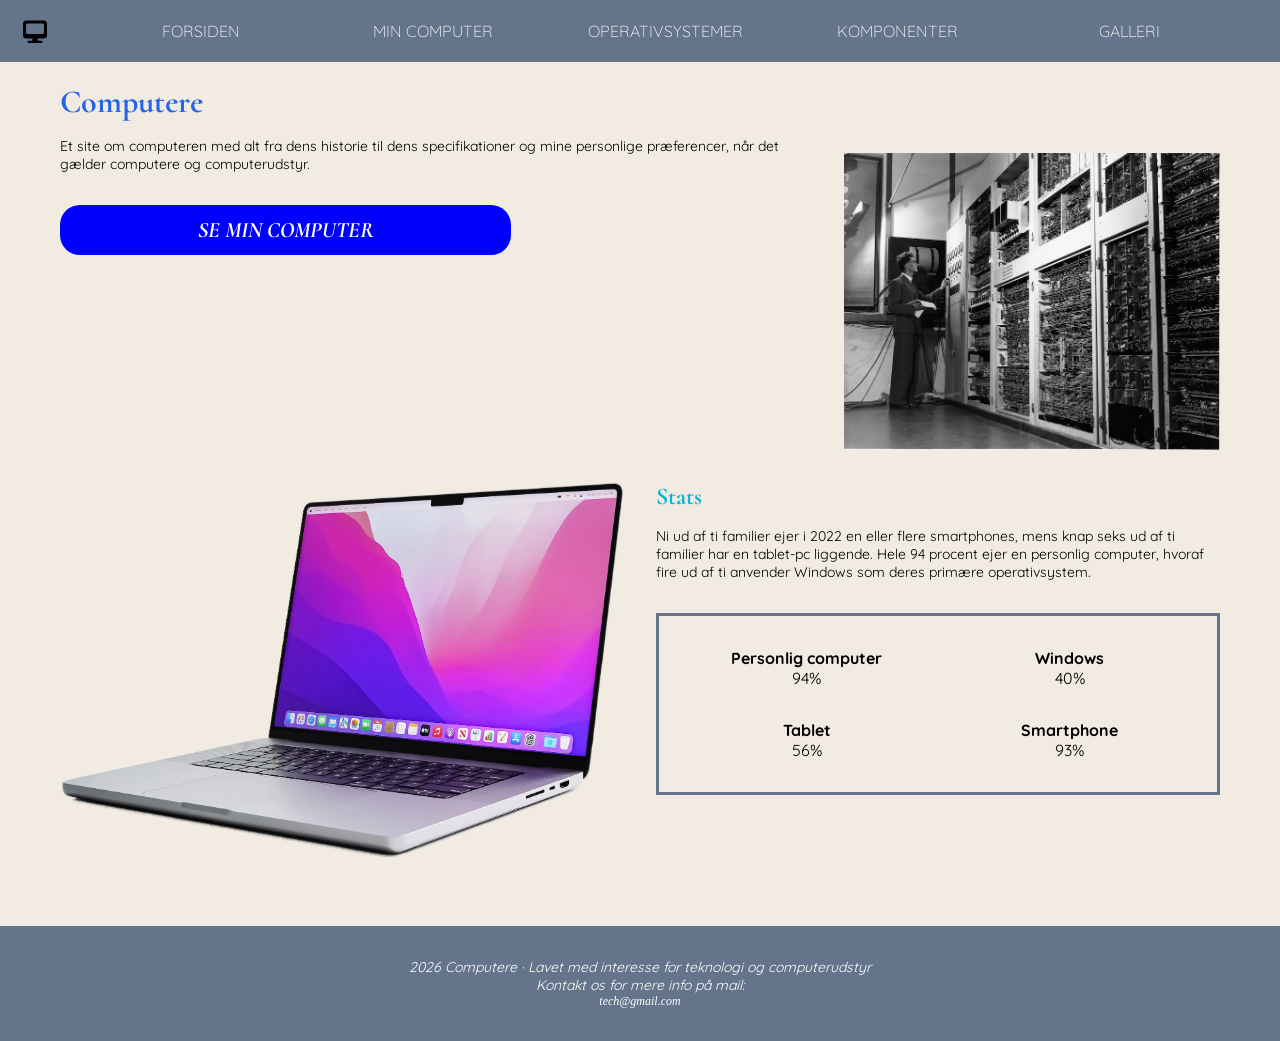
<file: index.html>
<!doctype html>
<html lang="da">
  <head>
    <meta charset="UTF-8" />
    <meta name="viewport" content="width=device-width, initial-scale=1.0" />
    <title>Forside</title>

    <link rel="stylesheet" href="css/style.css" />
    <link rel="stylesheet" href="css/layout.css" />
    <meta name="robots" content="noindex" />

    <!--font overskrifter-->
    <link rel="preconnect" href="https://fonts.googleapis.com" />
    <link rel="preconnect" href="https://fonts.gstatic.com" crossorigin />
    <link href="https://fonts.googleapis.com/css2?family=Cormorant:ital,wght@0,300..700;1,300..700&display=swap" rel="stylesheet" />
    <!--Font brødtekst-->
    <link rel="preconnect" href="https://fonts.googleapis.com" />
    <link rel="preconnect" href="https://fonts.gstatic.com" crossorigin />
    <link href="https://fonts.googleapis.com/css2?family=Cormorant:ital,wght@0,300..700;1,300..700&family=Quicksand:wght@300..700&display=swap" rel="stylesheet" />
  </head>

  <body>
    <header>
      <img class="logo" src="imgs/desktop-solid-full.svg" alt="logo" />

      <nav>
        <!-- Indsæt logo
        <img class="logo" src="" alt="">-->
        <ul>
          <li><a href="index.html">Forsiden</a></li>
          <li><a href="min_computer.html">Min computer</a></li>
          <li><a href="operativsystemer.html">Operativsystemer</a></li>
          <li><a href="komponenter.html">Komponenter</a></li>
          <li><a href="galleri.html">Galleri</a></li>
        </ul>
      </nav>
    </header>

    <main>
      <h1>Computere</h1>
      <section class="grid_2-1">
        <div>
          <p>Et site om computeren med alt fra dens historie til dens specifikationer og mine personlige præferencer, når det gælder computere og computerudstyr.</p>

          <!--call to action knap-->
          <a href="min_computer.html" class="calltoaction">Se min computer</a>
        </div>
        <div><img src="imgs/computer-old.webp" alt="computer-cutout" /></div>
      </section>

      <section class="grid_1-1">
        <div>
          <h2>Stats</h2>
          <p>
            Ni ud af ti familier ejer i 2022 en eller flere smartphones, mens knap seks ud af ti familier har en tablet-pc liggende. Hele 94 procent ejer en personlig computer, hvoraf fire ud af ti anvender Windows som deres primære operativsystem.
          </p>
          <dl class="grid_1-1">
            <div>
              <dt>Personlig computer</dt>
              <dd>94%</dd>
            </div>
            <div>
              <dt>Windows</dt>
              <dd>40%</dd>
            </div>
            <div>
              <dt>Tablet</dt>
              <dd>56%</dd>
            </div>
            <div>
              <dt>Smartphone</dt>
              <dd>93%</dd>
            </div>
          </dl>
        </div>

        <div class="order1">
          <img src="imgs/computer-cutout.webp" alt="gammel computer" />
        </div>
      </section>
    </main>

    <footer>
      <p>2026 Computere · Lavet med interesse for teknologi og computerudstyr</p>
      <p>Kontakt os for mere info på mail:</p>
      <a href="mailto:tech@gmail.com">tech@gmail.com</a>
    </footer>
  </body>
</html>
</file>
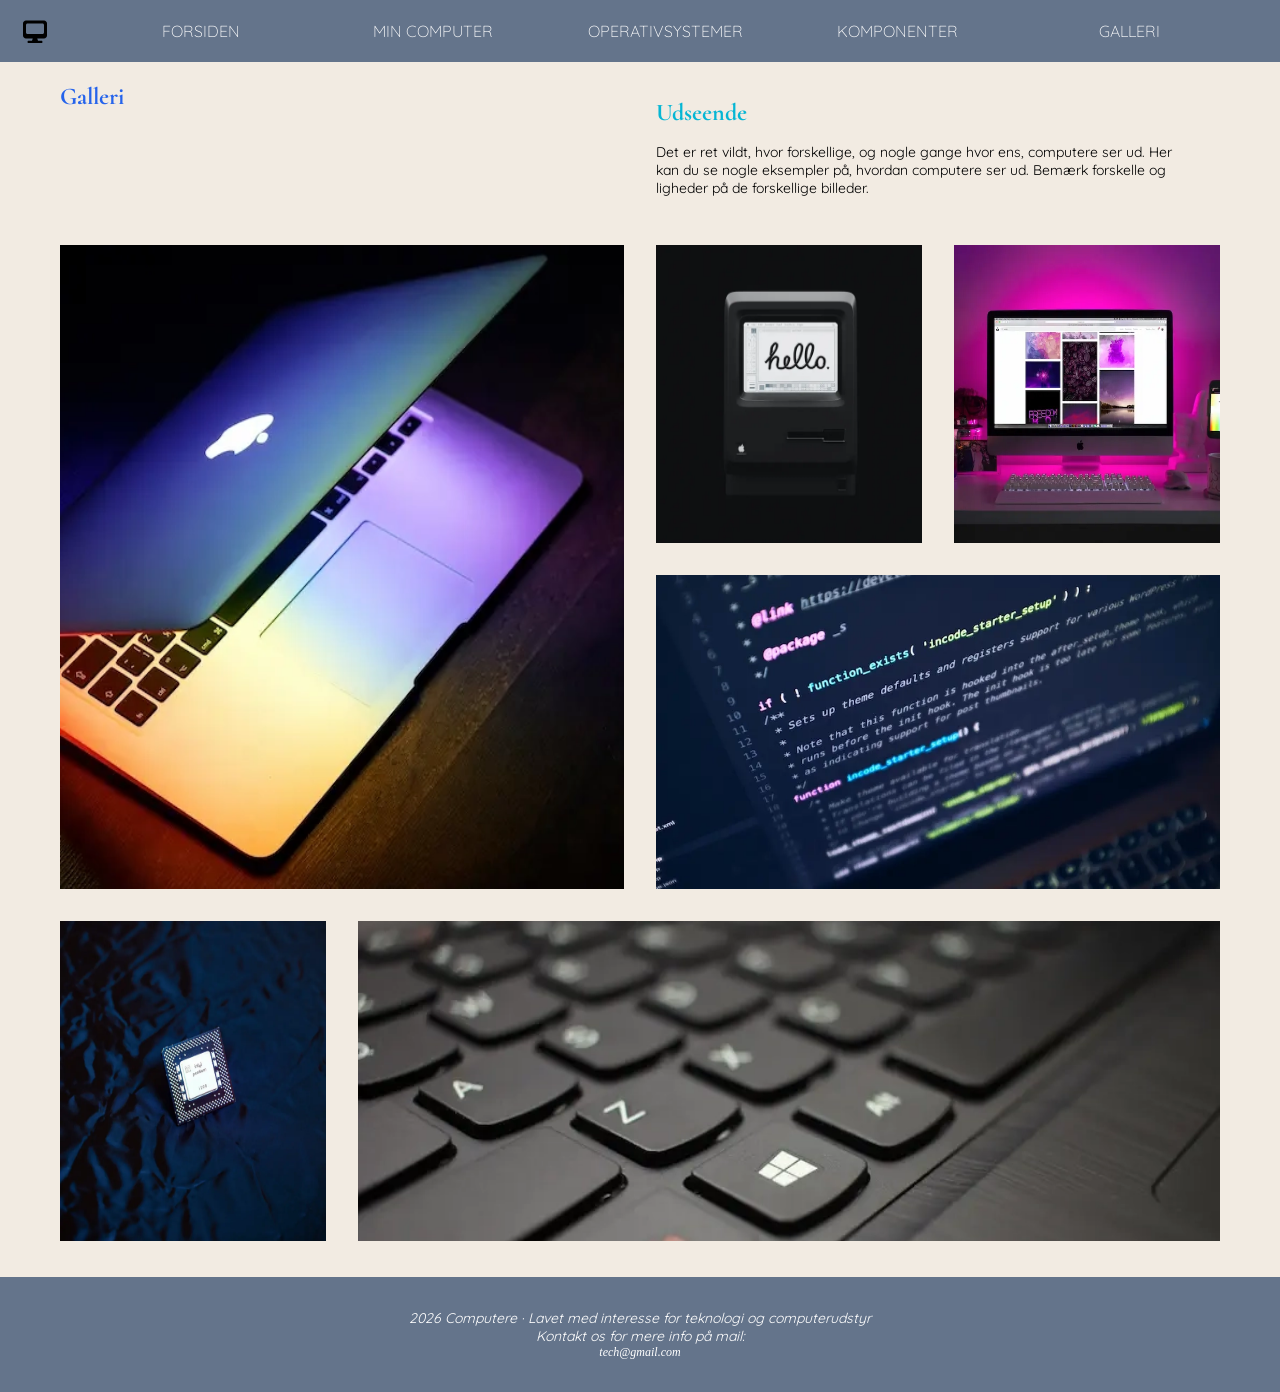
<file: galleri.html>
<!doctype html>
<html lang="da">
  <head>
    <meta charset="UTF-8" />
    <meta name="viewport" content="width=device-width, initial-scale=1.0" />
    <title>Galleri</title>

    <link rel="stylesheet" href="css/style.css" />
    <link rel="stylesheet" href="css/layout.css" />

    <meta name="robots" content="noindex" />
    <!--font overskrifter-->
    <link rel="preconnect" href="https://fonts.googleapis.com" />
    <link rel="preconnect" href="https://fonts.gstatic.com" crossorigin />
    <link href="https://fonts.googleapis.com/css2?family=Cormorant:ital,wght@0,300..700;1,300..700&display=swap" rel="stylesheet" />
    <!--Font brødtekst-->
    <link rel="preconnect" href="https://fonts.googleapis.com" />
    <link rel="preconnect" href="https://fonts.gstatic.com" crossorigin />
    <link href="https://fonts.googleapis.com/css2?family=Cormorant:ital,wght@0,300..700;1,300..700&family=Quicksand:wght@300..700&display=swap" rel="stylesheet" />
  </head>

  <body>
    <header>
      <img class="logo" src="imgs/desktop-solid-full.svg" alt="logo" />

      <nav>
        <ul>
          <li><a href="index.html">Forsiden</a></li>
          <li><a href="min_computer.html">Min computer</a></li>
          <li><a href="operativsystemer.html">Operativsystemer</a></li>
          <li><a href="komponenter.html">Komponenter</a></li>
          <li><a href="galleri.html">Galleri</a></li>
        </ul>
      </nav>
    </header>
    <main>
      <section class="grid_1-1">
        <div>
          <h1>Galleri</h1>
        </div>
        <div>
          <h2>Udseende</h2>
          <p class="maxwidth">Det er ret vildt, hvor forskellige, og nogle gange hvor ens, computere ser ud. Her kan du se nogle eksempler på, hvordan computere ser ud. Bemærk forskelle og ligheder på de forskellige billeder.</p>
        </div>
      </section>

      <section class="grid_1-1-1-1">
        <img src="imgs/galleri/macbook.webp" alt="macbook" />
        <img src="imgs/galleri/apple-84.webp" alt="apple-84" />
        <img src="imgs/galleri/desktop-setup.webp" alt="desktop-setup" />
        <img src="imgs/galleri/code.webp" alt="code" />
        <img src="imgs/galleri/intel-chip.webp" alt="intel-chip" />
        <img src="imgs/galleri/keyboard.webp" alt="keyboard" />
      </section>
    </main>

    <footer>
      <p>2026 Computere · Lavet med interesse for teknologi og computerudstyr</p>
      <p>Kontakt os for mere info på mail:</p>
      <a href="mailto:tech@gmail.com">tech@gmail.com</a>
    </footer>
  </body>
</html>
</file>
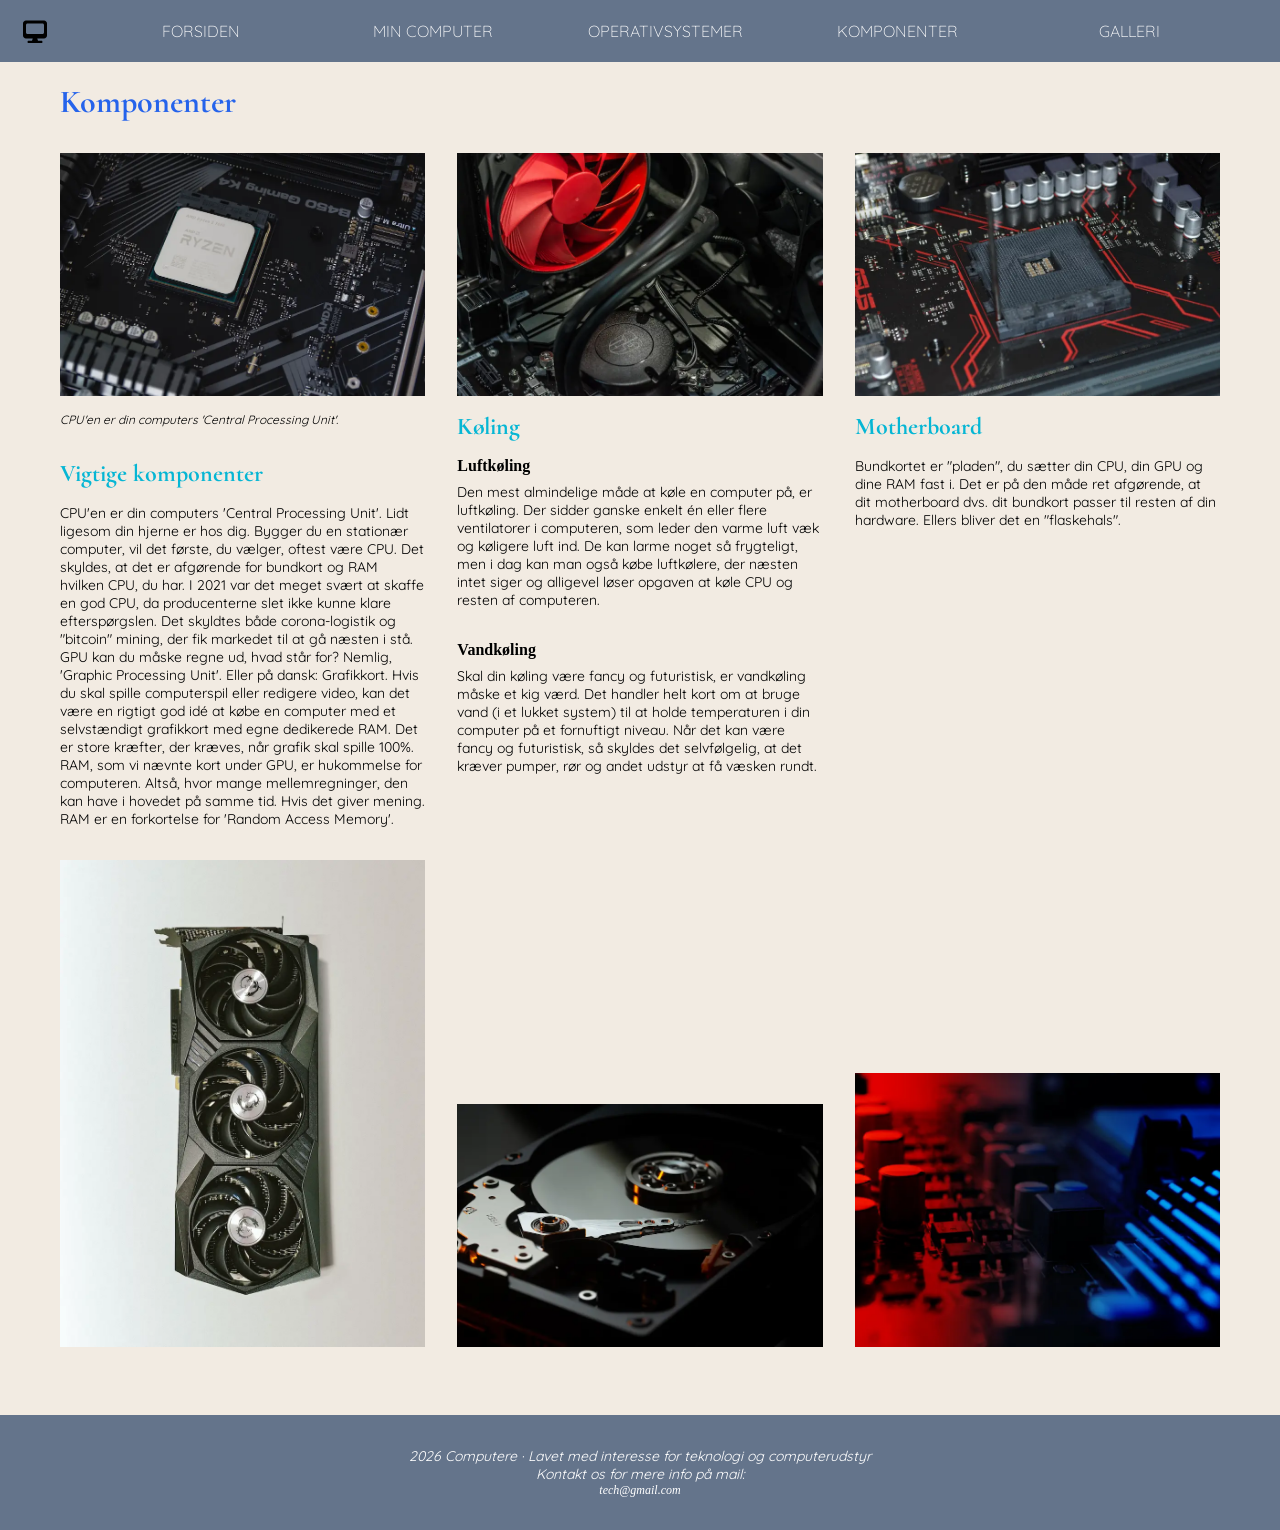
<file: komponenter.html>
<!doctype html>
<html lang="da">
  <head>
    <meta charset="UTF-8" />
    <meta name="viewport" content="width=device-width, initial-scale=1.0" />
    <title>Komponenter</title>

    <link rel="stylesheet" href="css/style.css" />
    <link rel="stylesheet" href="css/layout.css" />

    <meta name="robots" content="noindex" />
    <!--font overskrifter-->
    <link rel="preconnect" href="https://fonts.googleapis.com" />
    <link rel="preconnect" href="https://fonts.gstatic.com" crossorigin />
    <link href="https://fonts.googleapis.com/css2?family=Cormorant:ital,wght@0,300..700;1,300..700&display=swap" rel="stylesheet" />
    <!--Font brødtekst-->
    <link rel="preconnect" href="https://fonts.googleapis.com" />
    <link rel="preconnect" href="https://fonts.gstatic.com" crossorigin />
    <link href="https://fonts.googleapis.com/css2?family=Cormorant:ital,wght@0,300..700;1,300..700&family=Quicksand:wght@300..700&display=swap" rel="stylesheet" />
  </head>

  <body>
    <header>
      <img class="logo" src="imgs/desktop-solid-full.svg" alt="logo" />

      <nav>
        <ul>
          <!--indsæt logo:<img class="logo" src="imgs/desktop-solid-full.svg" alt="logodesktop" />-->
          <li><a href="index.html">Forsiden</a></li>
          <li><a href="min_computer.html">Min computer</a></li>
          <li><a href="operativsystemer.html">Operativsystemer</a></li>
          <li><a href="komponenter.html">Komponenter</a></li>
          <li><a href="galleri.html">Galleri</a></li>
        </ul>
      </nav>
    </header>
    <main>
      <h1>Komponenter</h1>
      <section class="grid_1-1-1">
        <div class="flex_col">
          <div>
            <img src="imgs/komponenter/processor.webp" alt="processor" />
            <figure><figcaption>CPU'en er din computers 'Central Processing Unit'.</figcaption></figure>
            <h2>Vigtige komponenter</h2>
            <p>
              CPU'en er din computers 'Central Processing Unit'. Lidt ligesom din hjerne er hos dig. Bygger du en stationær computer, vil det første, du vælger, oftest være CPU. Det skyldes, at det er afgørende for bundkort og RAM hvilken CPU, du
              har. I 2021 var det meget svært at skaffe en god CPU, da producenterne slet ikke kunne klare efterspørgslen. Det skyldtes både corona-logistik og "bitcoin" mining, der fik markedet til at gå næsten i stå. GPU kan du måske regne ud, hvad
              står for? Nemlig, 'Graphic Processing Unit'. Eller på dansk: Grafikkort. Hvis du skal spille computerspil eller redigere video, kan det være en rigtigt god idé at købe en computer med et selvstændigt grafikkort med egne dedikerede RAM.
              Det er store kræfter, der kræves, når grafik skal spille 100%. RAM, som vi nævnte kort under GPU, er hukommelse for computeren. Altså, hvor mange mellemregninger, den kan have i hovedet på samme tid. Hvis det giver mening. RAM er en
              forkortelse for 'Random Access Memory'.
            </p>
          </div>
          <img src="imgs/komponenter/grafikkort.webp" alt="grafikkort" />
        </div>

        <div class="flex_col">
          <div>
            <img src="imgs/komponenter/luft.webp" alt="luftkøling" />

            <h2>Køling</h2>
            <h3>Luftkøling</h3>
            <p>
              Den mest almindelige måde at køle en computer på, er luftkøling. Der sidder ganske enkelt én eller flere ventilatorer i computeren, som leder den varme luft væk og køligere luft ind. De kan larme noget så frygteligt, men i dag kan man
              også købe luftkølere, der næsten intet siger og alligevel løser opgaven at køle CPU og resten af computeren.
            </p>
            <h3>Vandkøling</h3>
            <p>
              Skal din køling være fancy og futuristisk, er vandkøling måske et kig værd. Det handler helt kort om at bruge vand (i et lukket system) til at holde temperaturen i din computer på et fornuftigt niveau. Når det kan være fancy og
              futuristisk, så skyldes det selvfølgelig, at det kræver pumper, rør og andet udstyr at få væsken rundt.
            </p>
          </div>
          <img src="imgs/komponenter/vand.webp" alt="vandkøling" />
        </div>

        <div class="flex_col">
          <div>
            <img src="imgs/komponenter/motherboard2.webp" alt="motherboard2" />

            <h2>Motherboard</h2>
            <p>Bundkortet er "pladen", du sætter din CPU, din GPU og dine RAM fast i. Det er på den måde ret afgørende, at dit motherboard dvs. dit bundkort passer til resten af din hardware. Ellers bliver det en "flaskehals".</p>
          </div>
          <img src="imgs/komponenter/motherboard1.webp" alt="motherboard2" />
        </div>
      </section>
    </main>

    <footer>
      <p>2026 Computere · Lavet med interesse for teknologi og computerudstyr</p>
      <p>Kontakt os for mere info på mail:</p>
      <a href="mailto:tech@gmail.com">tech@gmail.com</a>
    </footer>
  </body>
</html>
</file>
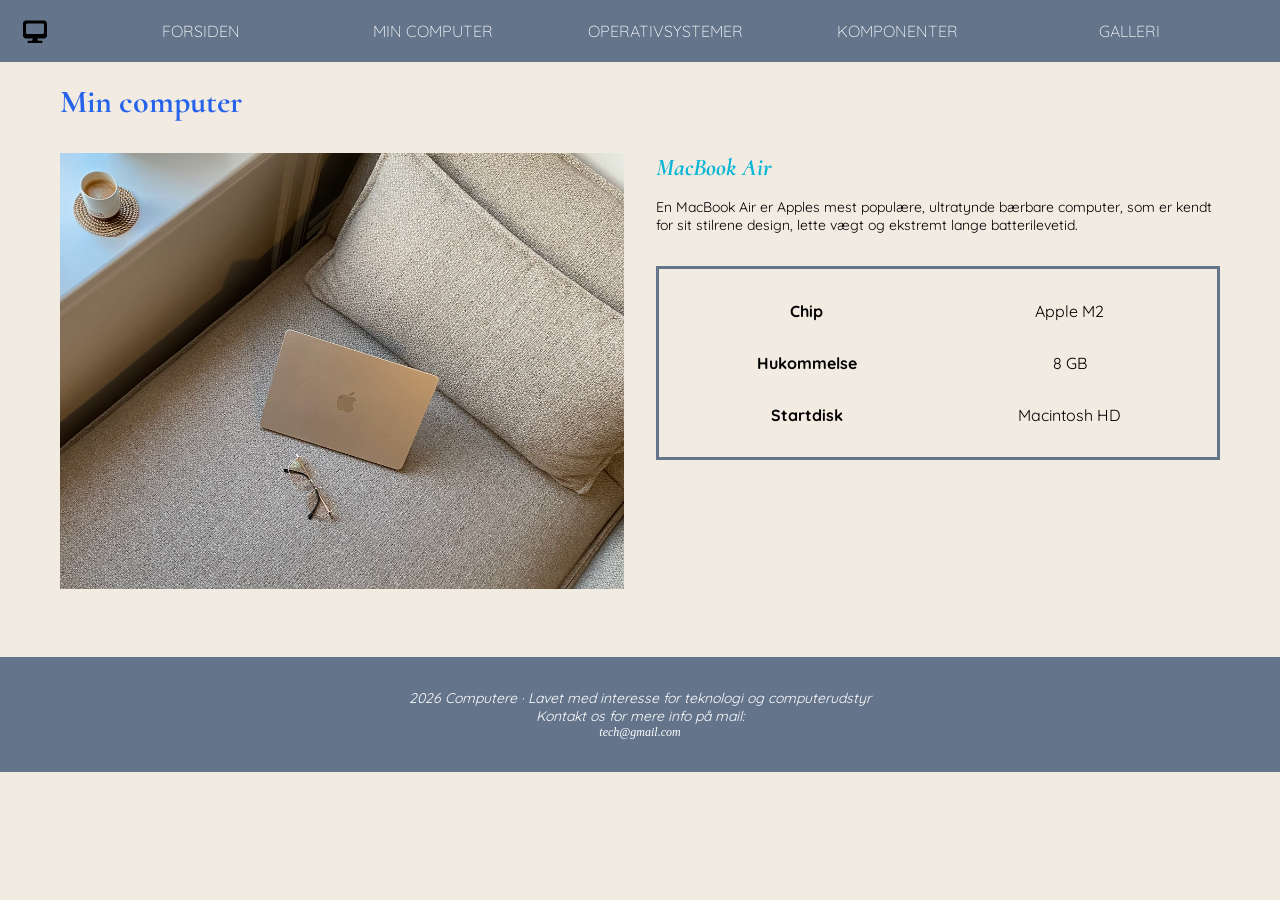
<file: min_computer.html>
<!doctype html>
<html lang="da">
  <head>
    <meta charset="UTF-8" />
    <meta name="viewport" content="width=device-width, initial-scale=1.0" />
    <title>Min computer</title>

    <link rel="stylesheet" href="css/style.css" />
    <link rel="stylesheet" href="css/layout.css" />

    <meta name="robots" content="noindex" />
    <!--font overskrifter-->
    <link rel="preconnect" href="https://fonts.googleapis.com" />
    <link rel="preconnect" href="https://fonts.gstatic.com" crossorigin />
    <link href="https://fonts.googleapis.com/css2?family=Cormorant:ital,wght@0,300..700;1,300..700&display=swap" rel="stylesheet" />
    <!--Font brødtekst-->
    <link rel="preconnect" href="https://fonts.googleapis.com" />
    <link rel="preconnect" href="https://fonts.gstatic.com" crossorigin />
    <link href="https://fonts.googleapis.com/css2?family=Cormorant:ital,wght@0,300..700;1,300..700&family=Quicksand:wght@300..700&display=swap" rel="stylesheet" />
  </head>

  <body>
    <header>
      <img class="logo" src="imgs/desktop-solid-full.svg" alt="logo" />

      <nav>
        <ul>
          <li><a href="index.html">Forsiden</a></li>
          <li><a href="min_computer.html">Min computer</a></li>
          <li><a href="operativsystemer.html">Operativsystemer</a></li>
          <li><a href="komponenter.html">Komponenter</a></li>
          <li><a href="galleri.html">Galleri</a></li>
        </ul>
      </nav>
    </header>

    <main>
      <h1>Min computer</h1>
      <section class="grid_1-1">
        <div>
          <img src="imgs/mincomputer.webp" alt="MacBook" />
        </div>
        <div>
          <h2><em>MacBook Air</em></h2>
          <p>En MacBook Air er Apples mest populære, ultratynde bærbare computer, som er kendt for sit stilrene design, lette vægt og ekstremt lange batterilevetid.</p>

          <dl class="grid_1-1">
            <dt>Chip</dt>
            <dd>Apple M2</dd>
            <dt>Hukommelse</dt>
            <dd>8 GB</dd>
            <dt>Startdisk</dt>
            <dd>Macintosh HD</dd>
          </dl>
        </div>
      </section>
    </main>

    <footer>
      <p>2026 Computere · Lavet med interesse for teknologi og computerudstyr</p>
      <p>Kontakt os for mere info på mail:</p>
      <a href="mailto:tech@gmail.com">tech@gmail.com</a>
    </footer>
  </body>
</html>
</file>
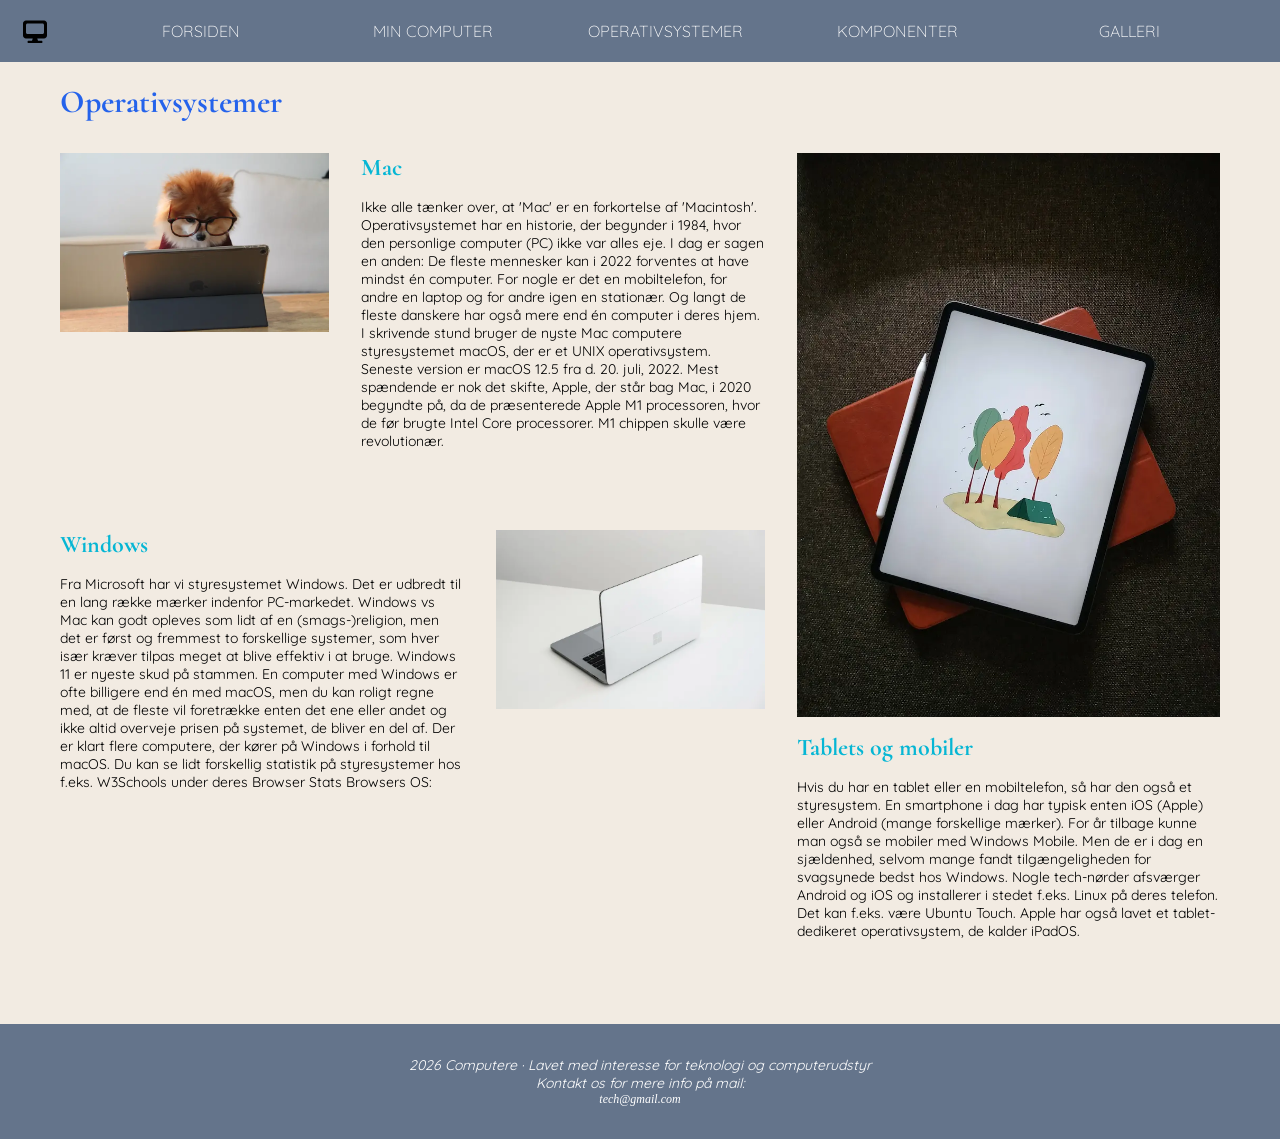
<file: operativsystemer.html>
<!doctype html>
<html lang="da">
  <head>
    <meta charset="UTF-8" />
    <meta name="viewport" content="width=device-width, initial-scale=1.0" />
    <title>Operativsystemer</title>

    <link rel="stylesheet" href="css/style.css" />
    <link rel="stylesheet" href="css/layout.css" />

    <meta name="robots" content="noindex" />
    <!--font overskrifter-->
    <link rel="preconnect" href="https://fonts.googleapis.com" />
    <link rel="preconnect" href="https://fonts.gstatic.com" crossorigin />
    <link href="https://fonts.googleapis.com/css2?family=Cormorant:ital,wght@0,300..700;1,300..700&display=swap" rel="stylesheet" />
    <!--Font brødtekst-->
    <link rel="preconnect" href="https://fonts.googleapis.com" />
    <link rel="preconnect" href="https://fonts.gstatic.com" crossorigin />
    <link href="https://fonts.googleapis.com/css2?family=Cormorant:ital,wght@0,300..700;1,300..700&family=Quicksand:wght@300..700&display=swap" rel="stylesheet" />
  </head>

  <body>
    <header>
      <img class="logo" src="imgs/desktop-solid-full.svg" alt="logo" />

      <nav>
        <ul>
          <li><a href="index.html">Forsiden</a></li>
          <li><a href="min_computer.html">Min computer</a></li>
          <li><a href="operativsystemer.html">Operativsystemer</a></li>
          <li><a href="komponenter.html">Komponenter</a></li>
          <li><a href="galleri.html">Galleri</a></li>
        </ul>
      </nav>
    </header>
    <main>
      <h1>Operativsystemer</h1>
      <section class="grid_5-3">
        <div>
          <section class="grid_2-3">
            <article>
              <img src="imgs/mac.webp" alt="Mac" />
            </article>
            <article>
              <h2>Mac</h2>
              <p>
                Ikke alle tænker over, at 'Mac' er en forkortelse af 'Macintosh'. Operativsystemet har en historie, der begynder i 1984, hvor den personlige computer (PC) ikke var alles eje. I dag er sagen en anden: De fleste mennesker kan i 2022
                forventes at have mindst én computer. For nogle er det en mobiltelefon, for andre en laptop og for andre igen en stationær. Og langt de fleste danskere har også mere end én computer i deres hjem. I skrivende stund bruger de nyste Mac
                computere styresystemet macOS, der er et UNIX operativsystem. Seneste version er macOS 12.5 fra d. 20. juli, 2022. Mest spændende er nok det skifte, Apple, der står bag Mac, i 2020 begyndte på, da de præsenterede Apple M1 processoren,
                hvor de før brugte Intel Core processorer. M1 chippen skulle være revolutionær.
              </p>
            </article>
          </section>

          <section class="grid_3-2">
            <article>
              <img src="imgs/windows.webp" alt="Windows" />
            </article>
            <article class="order2">
              <h2>Windows</h2>
              <p>
                Fra Microsoft har vi styresystemet Windows. Det er udbredt til en lang række mærker indenfor PC-markedet. Windows vs Mac kan godt opleves som lidt af en (smags-)religion, men det er først og fremmest to forskellige systemer, som hver
                især kræver tilpas meget at blive effektiv i at bruge. Windows 11 er nyeste skud på stammen. En computer med Windows er ofte billigere end én med macOS, men du kan roligt regne med, at de fleste vil foretrække enten det ene eller
                andet og ikke altid overveje prisen på systemet, de bliver en del af. Der er klart flere computere, der kører på Windows i forhold til macOS. Du kan se lidt forskellig statistik på styresystemer hos f.eks. W3Schools under deres
                Browser Stats
                <a href="https://www.w3schools.com/browsers/browsers_os.asp">Browsers OS:</a>
              </p>
            </article>
          </section>
        </div>
        <div>
          <img src="imgs/tablet.webp" alt="tablet" />
          <h2>Tablets og mobiler</h2>
          <p>
            Hvis du har en tablet eller en mobiltelefon, så har den også et styresystem. En smartphone i dag har typisk enten iOS (Apple) eller Android (mange forskellige mærker). For år tilbage kunne man også se mobiler med Windows Mobile. Men de er
            i dag en sjældenhed, selvom mange fandt tilgængeligheden for svagsynede bedst hos Windows. Nogle tech-nørder afsværger Android og iOS og installerer i stedet f.eks. Linux på deres telefon. Det kan f.eks. være Ubuntu Touch. Apple har også
            lavet et tablet-dedikeret operativsystem, de kalder iPadOS.
          </p>
        </div>
      </section>
    </main>

    <footer>
      <p>2026 Computere · Lavet med interesse for teknologi og computerudstyr</p>
      <p>Kontakt os for mere info på mail:</p>
      <a href="mailto:tech@gmail.com">tech@gmail.com</a>
    </footer>
  </body>
</html>
</file>
<file: css/style.css>
/* stjerneregel */
* {
  margin: 0;
  padding: 0;
  width: 100%;
  box-sizing: border-box;
}

body {
  background-color: #f2ebe2;
}

header {
  background-color: #64748b;
}

/* nav-menu (liste) */
nav {
  padding: 1rem;
  font-family: quicksand;
  font-weight: lighter;
  text-transform: uppercase;
  max-width: 1200px;
  margin: 0 auto;
  width: 100%;
  padding: 20px;
  text-align: center;
}

nav ul {
  list-style: none;
}

ul a:link,
ul a:visited {
  color: white;
}

ul a:hover {
  text-decoration: underline;
  text-decoration-color: white;
}

/*centrer alt indhold*/
main {
  max-width: 1200px;
  margin: 0 auto;
  width: 100%;
  padding: 20px;
}

img {
  max-width: 100%;
  height: auto;
  display: block;
  margin: 1rem 0rem 1rem 0rem;
}

/*call to action knap*/
.calltoaction {
  display: block;
  padding: 12px 24px;
  font-family: cormorant;
  background-color: blue;
  color: #fff;
  border-radius: 20px;
  font-size: 22px;
  font-weight: bolder;
  text-align: center;
  text-transform: uppercase;
  font-style: italic;
  transition: 0.3s ease;
  width: 60%;
}

.calltoaction:hover {
  background-color: black;
}

figcaption {
  font-family: quicksand;
  font-style: italic;
  font-size: 12px;
  padding-bottom: 1rem;
}

/*links*/
a {
  text-decoration: none;
  color: black;
}

h1 {
  color: #2563eb;
  margin-bottom: 1rem;
  font-family: cormorant;
}

h2 {
  color: #06b6d4;
  margin: 1rem 0rem 1rem 0rem;
  font-family: cormorant;
}

h3 {
  font-size: 16px;
  padding-bottom: 0.5rem;
}

main p {
  margin-bottom: 2rem;
}

p {
  font-family: quicksand;
  font-size: 14px;
}

/* lister */
dt {
  font-weight: bold;
}

dl {
  font-family: quicksand;
  border: solid;
  border-color: #64748b;
  text-align: center;
  padding: 2rem;
}

/* footer */
header footer {
  width: 100%;
}

footer {
  background-color: #64748b;
  color: white;
  text-align: center;
  font-style: italic;
  font-size: 12px;
  padding: 2rem;
  margin-top: 2rem;
}

footer a:link,
a:visited {
  color: white;
}

footer a:hover {
  color: black;
}
</file>
<file: css/layout.css>
/*nav menu responsivt*/
@media (width > 900px) {
  nav ul {
    display: flex;
    justify-content: space-around;
  }
}

/*nav menu med logo responsivt*/
@media (width > 900px) {
  header {
    display: flex;
    align-items: center;
  }

  .logo {
    width: 50px;
    padding-left: 20px;
  }

  nav ul {
    display: flex;
  }
}

/*fjern logo på mobilsite*/
@media (max-width: 900px) {
  .logo {
    display: none;
  }
}

.grid_2-1 {
  display: grid;
  grid-template-columns: 2fr 1fr;
  gap: 2rem;
}

.grid_1-1 {
  display: grid;
  grid-template-columns: 1fr 1fr;
  gap: 2rem;
}

/*grids på siden operativsystemer*/
.grid_5-3 {
  display: grid;
  grid-template-columns: 5fr 3fr;
  gap: 2rem;
}

.order2 {
  order: -1;
}

/*classes på siden galleri*/
.grid_1-1-1-1 {
  display: grid;
  grid-template-columns: repeat(4, 1fr);
  gap: 2rem;
}

.maxwidth {
  max-width: 65ch;
}

/*grids på siden galleri - billede størrelser*/
.grid_1-1-1-1 img {
  width: 100%;
  height: 100%;
  display: block;
}

.grid_1-1-1-1 img:first-child {
  grid-column: span 2;
  grid-row: span 2;
}

.grid_1-1-1-1 img:nth-child(2) {
  grid-column: span 1;
}

.grid_1-1-1-1 img:nth-child(4) {
  grid-column: span 2;
}

.grid_1-1-1-1 img:nth-child(5) {
  grid-column: span 1;
}

.grid_1-1-1-1 img:last-child {
  grid-column: span 3;
}

/* komponent side */
.grid_1-1-1 {
  display: grid;
  grid-template-columns: 1fr 1fr 1fr;
  gap: 2rem;
}

.flex_col {
  display: flex;
  flex-direction: column;
  justify-content: space-between;
}

.flex_col > img:last-child {
  margin-top: auto;
}

/*forside responsivt*/
@media (width < 900px) {
  .grid_2-1 {
    grid-template-columns: 1fr;
  }
}

@media (width > 900px) {
  .order1 {
    order: -1;
  }
}

/*min computer responsivt*/
@media (width < 900px) {
  .grid_1-1 {
    grid-template-columns: 1fr;
    gap: 0;
  }
  dd {
    padding-bottom: 1rem;
  }
}

/*operativsystemer responsivt*/
@media (width < 900px) {
  .grid_5-3 {
    grid-template-columns: 1fr;
  }
}

@media (width > 600px) {
  .grid_2-3 {
    display: grid;
    grid-template-columns: 2fr 3fr;
    gap: 2rem;
    margin-bottom: 2rem;
  }
  .grid_3-2 {
    display: grid;
    grid-template-columns: 3fr 2fr;
    gap: 2rem;
  }
}

/* komponent side responsivt */
@media (width < 900px) {
  .grid_1-1-1 {
    grid-template-columns: 1fr;
  }
}

/*galleri responsivt*/
@media (width < 900px) {
  .grid_1-1-1-1 img:first-child {
    grid-column: span 4;
  }
  .grid_1-1-1-1 img:nth-child(2) {
    grid-column: span 2;
  }
  .grid_1-1-1-1 img:nth-child(3) {
    grid-column: span 2;
  }
  .grid_1-1-1-1 img:nth-child(4) {
    grid-column: span 4;
  }

  .grid_1-1-1-1 img:nth-child(5) {
    grid-column: span 4;
  }

  .grid_1-1-1-1 img:last-child {
    grid-column: span 4;
  }
}
</file>
